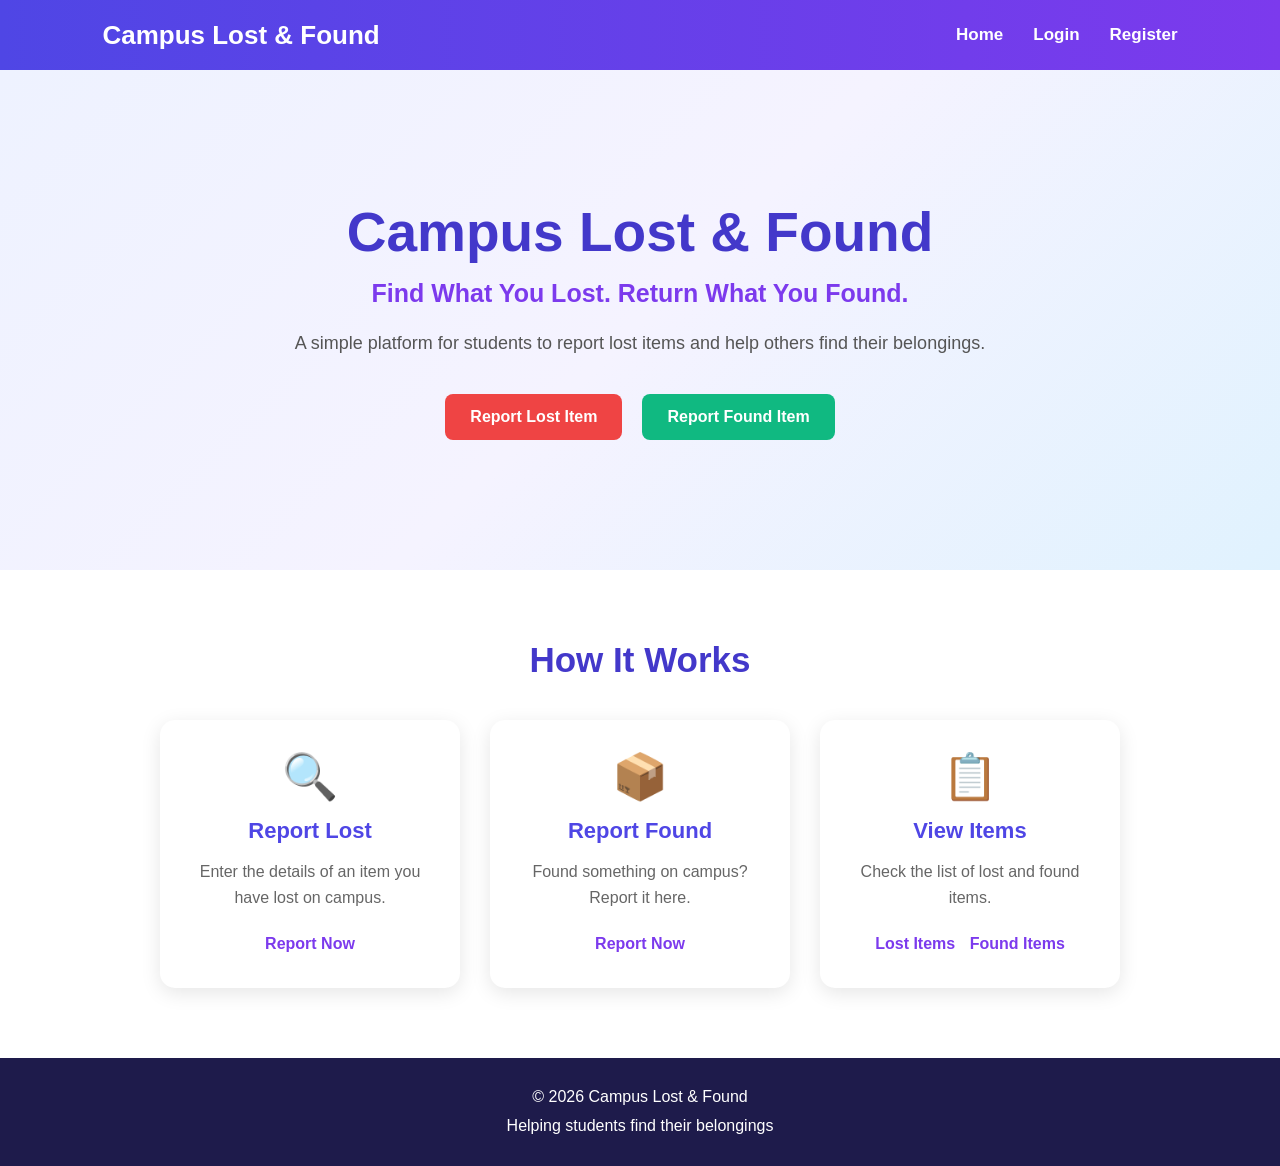
<file: FrontEnd/index.html>
<!DOCTYPE html>
<html lang="en">

<head>

    <meta charset="UTF-8">

    <meta name="viewport"
          content="width=device-width, initial-scale=1.0">

    <title>Campus Lost & Found</title>

    <link rel="stylesheet" href="style.css">

</head>

<body>

    <!-- Navigation Bar -->

    <nav class="navbar">

        <div class="logo">
            Campus Lost & Found
        </div>

        <div class="nav-links">

            <a href="index.html">Home</a>

            <a href="login.html">Login</a>

            <a href="register.html">Register</a>

        </div>

    </nav>


   

    <section class="hero">

        <div class="hero-content">

            <h1>
                Campus Lost & Found
            </h1>

            <h2>
                Find What You Lost. Return What You Found.
            </h2>

            <p>
                A simple platform for students to report
                lost items and help others find their belongings.
            </p>


            <div class="buttons">

                <a href="lost.html"
                   class="btn lost-btn">
                    Report Lost Item
                </a>

                <a href="found.html"
                   class="btn found-btn">
                    Report Found Item
                </a>

            </div>

        </div>

    </section>


    

    <section class="features">

        <h2>
            How It Works
        </h2>


        <div class="feature-container">


            <div class="feature-card">

                <div class="icon">
                    🔍
                </div>

                <h3>
                    Report Lost
                </h3>

                <p>
                    Enter the details of an item
                    you have lost on campus.
                </p>

                <a href="lost.html">
                    Report Now
                </a>

            </div>


            <div class="feature-card">

                <div class="icon">
                    📦
                </div>

                <h3>
                    Report Found
                </h3>

                <p>
                    Found something on campus?
                    Report it here.
                </p>

                <a href="found.html">
                    Report Now
                </a>

            </div>


            <div class="feature-card">

                <div class="icon">
                    📋
                </div>

                <h3>
                    View Items
                </h3>

                <p>
                    Check the list of lost and
                    found items.
                </p>

                <div>

                    <a href="lost-items.html">
                        Lost Items
                    </a>

                    <a href="found-items.html">
                        Found Items
                    </a>

                </div>

            </div>

        </div>

    </section>


    <!-- Footer -->

    <footer>

        <p>
            © 2026 Campus Lost & Found
        </p>

        <p>
            Helping students find their belongings
        </p>

    </footer>


</body>

</html>
</file>
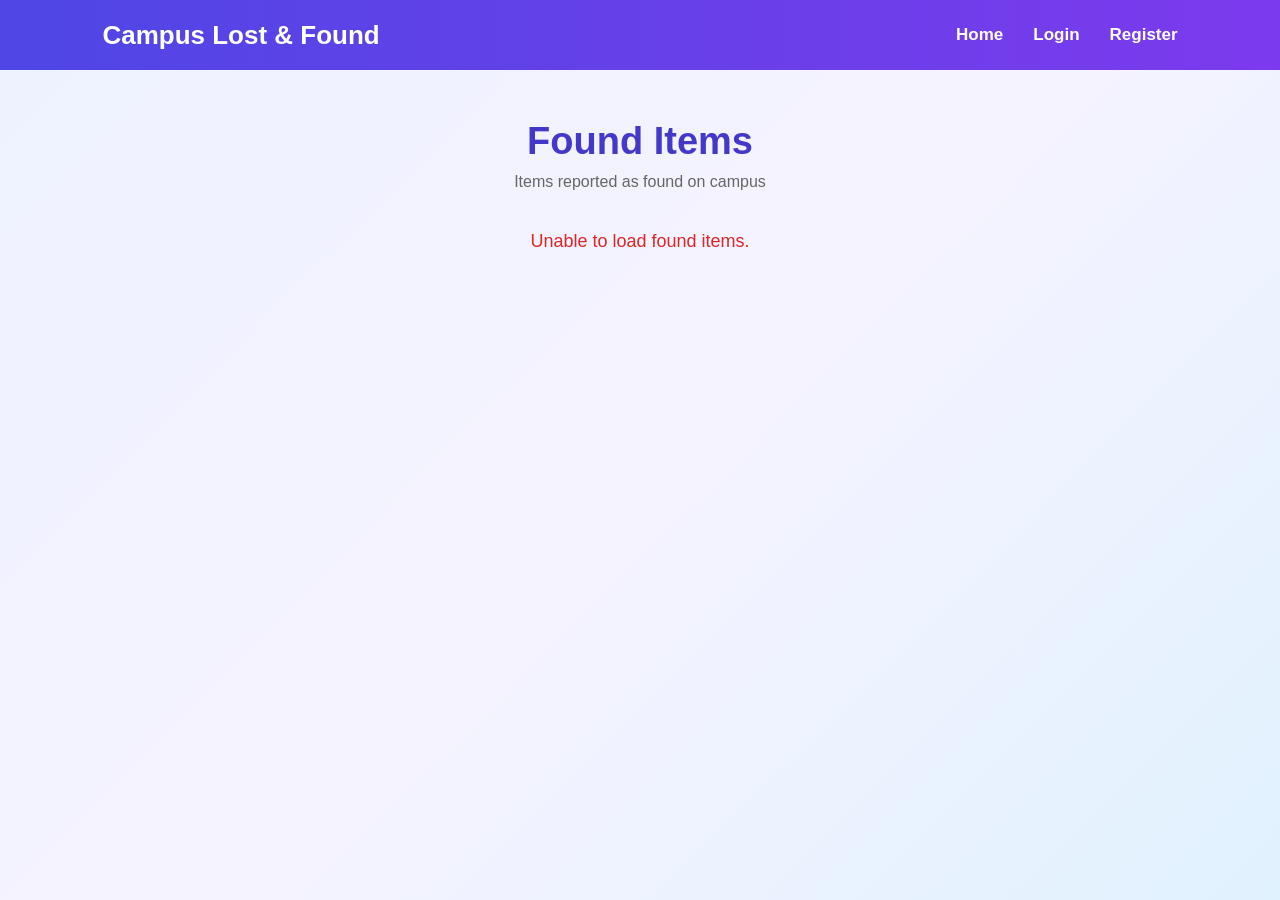
<file: FrontEnd/found-items.html>
<!DOCTYPE html>
<html lang="en">

<head>

    <meta charset="UTF-8">

    <meta name="viewport"
          content="width=device-width, initial-scale=1.0">

    <title>Found Items - Campus Lost & Found</title>

    <link rel="stylesheet" href="style.css">

</head>

<body>

    

    <nav class="navbar">

        <div class="logo">
            Campus Lost & Found
        </div>

        <div class="nav-links">

            <a href="index.html">Home</a>
            <a href="login.html">Login</a>
            <a href="register.html">Register</a>

        </div>

    </nav>


    

    <section class="items-section">

        <h1>Found Items</h1>

        <p class="items-subtitle">
            Items reported as found on campus
        </p>

        <div id="items" class="items-container">

            <p class="loading">
                Loading found items...
            </p>

        </div>

    </section>


    

    <script>

        fetch("http://localhost:8080/found-items-list")

        .then(response => response.json())

        .then(data => {

            let output = "";

            if (data.length === 0) {

                output =
                    "<p class='no-items'>No found items available.</p>";

            } else {

                data.forEach(item => {

                    output += `

                        <div class="item-card">

                            <div class="item-icon">
                                📦
                            </div>

                            <h2>
                                ${item.item_name}
                            </h2>

                            <p>
                                <strong>Description:</strong>
                                ${item.description}
                            </p>

                            <p>
                                <strong>Category:</strong>
                                ${item.category}
                            </p>

                            <p>
                                <strong>Location:</strong>
                                ${item.location}
                            </p>

                            <p>
                                <strong>Date Found:</strong>
                                ${item.date_found}
                            </p>

                            <p>
                                <strong>Contact:</strong>
                                ${item.contact}
                            </p>

                        </div>

                    `;

                });

            }

            document.getElementById("items")
                .innerHTML = output;

        })

        .catch(error => {

            console.log(error);

            document.getElementById("items")
                .innerHTML =
                "<p class='error'>Unable to load found items.</p>";

        });

    </script>

</body>

</html>
</file>
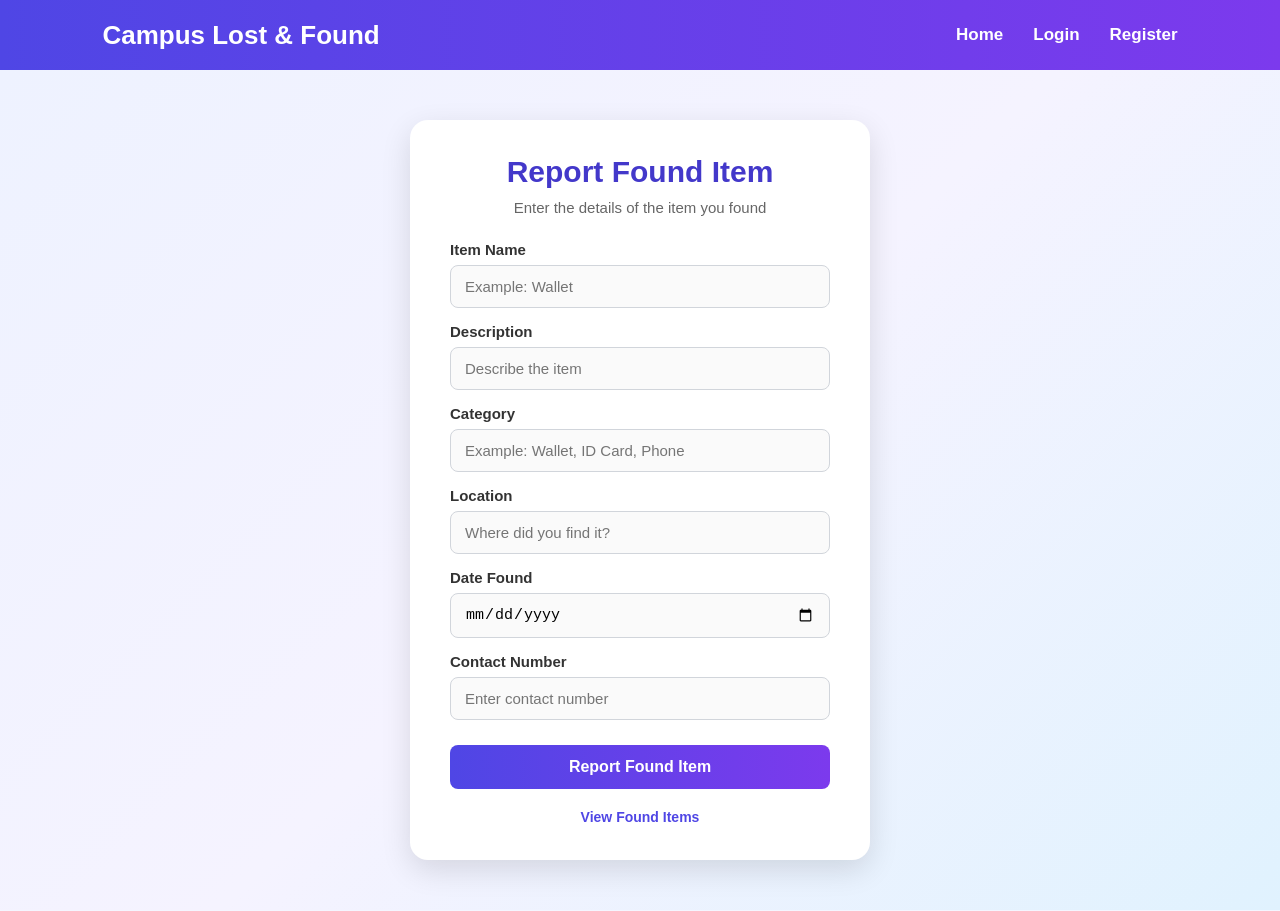
<file: FrontEnd/found.html>
<!DOCTYPE html>
<html lang="en">

<head>

    <meta charset="UTF-8">

    <meta name="viewport"
          content="width=device-width, initial-scale=1.0">

    <title>Report Found Item</title>

    <link rel="stylesheet" href="style.css">

</head>

<body>

  
    <nav class="navbar">

        <div class="logo">
            Campus Lost & Found
        </div>

        <div class="nav-links">

            <a href="index.html">Home</a>

            <a href="login.html">Login</a>

            <a href="register.html">Register</a>

        </div>

    </nav>


    

    <section class="form-section">

        <div class="form-container">

            <h1>Report Found Item</h1>

            <p class="form-subtitle">
                Enter the details of the item you found
            </p>


            <form id="foundForm">

                <label>Item Name</label>

                <input
                    type="text"
                    id="itemName"
                    placeholder="Example: Wallet"
                    required
                >


                <label>Description</label>

                <input
                    type="text"
                    id="description"
                    placeholder="Describe the item"
                    required
                >


                <label>Category</label>

                <input
                    type="text"
                    id="category"
                    placeholder="Example: Wallet, ID Card, Phone"
                    required
                >


                <label>Location</label>

                <input
                    type="text"
                    id="location"
                    placeholder="Where did you find it?"
                    required
                >


                <label>Date Found</label>

                <input
                    type="date"
                    id="dateFound"
                    required
                >


                <label>Contact Number</label>

                <input
                    type="text"
                    id="contact"
                    placeholder="Enter contact number"
                    required
                >


                <button type="submit">
                    Report Found Item
                </button>

            </form>


            <p id="message"></p>


            <p class="bottom-text">

                <a href="found-items.html">
                    View Found Items
                </a>

            </p>

        </div>

    </section>


    

    <script>

        document.getElementById("foundForm")
            .addEventListener("submit", function(event) {

                event.preventDefault();

                const itemName =
                    document.getElementById("itemName").value;

                const description =
                    document.getElementById("description").value;

                const category =
                    document.getElementById("category").value;

                const location =
                    document.getElementById("location").value;

                const dateFound =
                    document.getElementById("dateFound").value;

                const contact =
                    document.getElementById("contact").value;


                const data =
                    itemName + "," +
                    description + "," +
                    category + "," +
                    location + "," +
                    dateFound + "," +
                    contact;


                fetch("http://localhost:8080/found-items", {

                    method: "POST",

                    body: data

                })

                .then(response => response.text())

                .then(result => {

                    document.getElementById("message")
                        .innerText = result;

                })

                .catch(error => {

                    document.getElementById("message")
                        .innerText =
                        "Failed to add found item.";

                    console.log(error);

                });

            });

    </script>

</body>

</html>
</file>
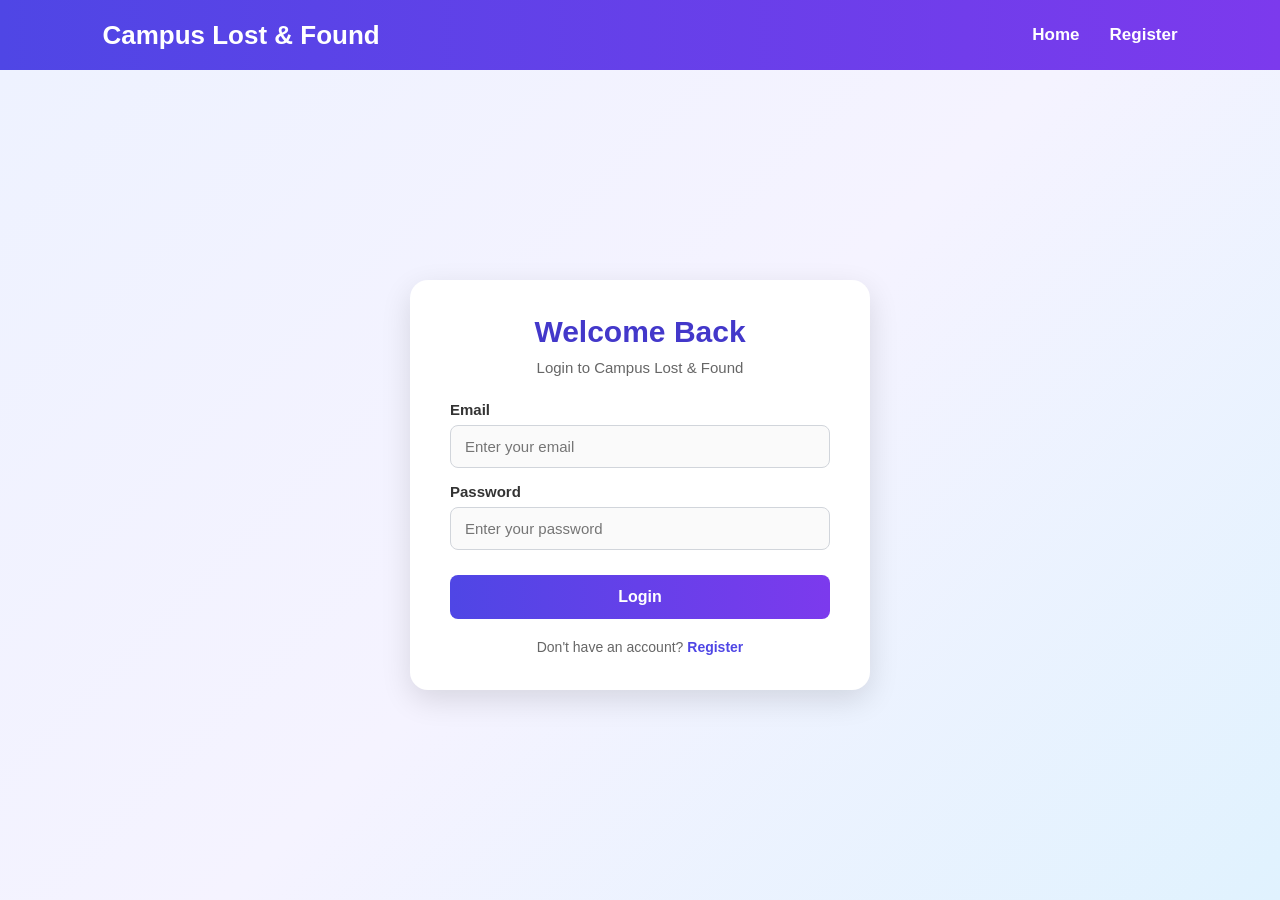
<file: FrontEnd/login.html>
<!DOCTYPE html>
<html lang="en">

<head>

    <meta charset="UTF-8">

    <meta name="viewport"
          content="width=device-width, initial-scale=1.0">

    <title>Login - Campus Lost & Found</title>

    <link rel="stylesheet" href="style.css">

</head>

<body>

    

    <nav class="navbar">

        <div class="logo">
            Campus Lost & Found
        </div>

        <div class="nav-links">

            <a href="index.html">Home</a>

            <a href="register.html">Register</a>

        </div>

    </nav>


    <section class="form-section">

        <div class="form-container">

            <h1>Welcome Back</h1>

            <p class="form-subtitle">
                Login to Campus Lost & Found
            </p>


            <form onsubmit="loginUser(event)">

                <label>Email</label>

                <input
                    type="email"
                    id="email"
                    placeholder="Enter your email"
                    required
                >


                <label>Password</label>

                <input
                    type="password"
                    id="password"
                    placeholder="Enter your password"
                    required
                >


                <button type="submit">
                    Login
                </button>

            </form>


            <p id="message"></p>


            <p class="bottom-text">

                Don't have an account?

                <a href="register.html">
                    Register
                </a>

            </p>

        </div>

    </section>


    <script src="script.js"></script>

</body>

</html>
</file>
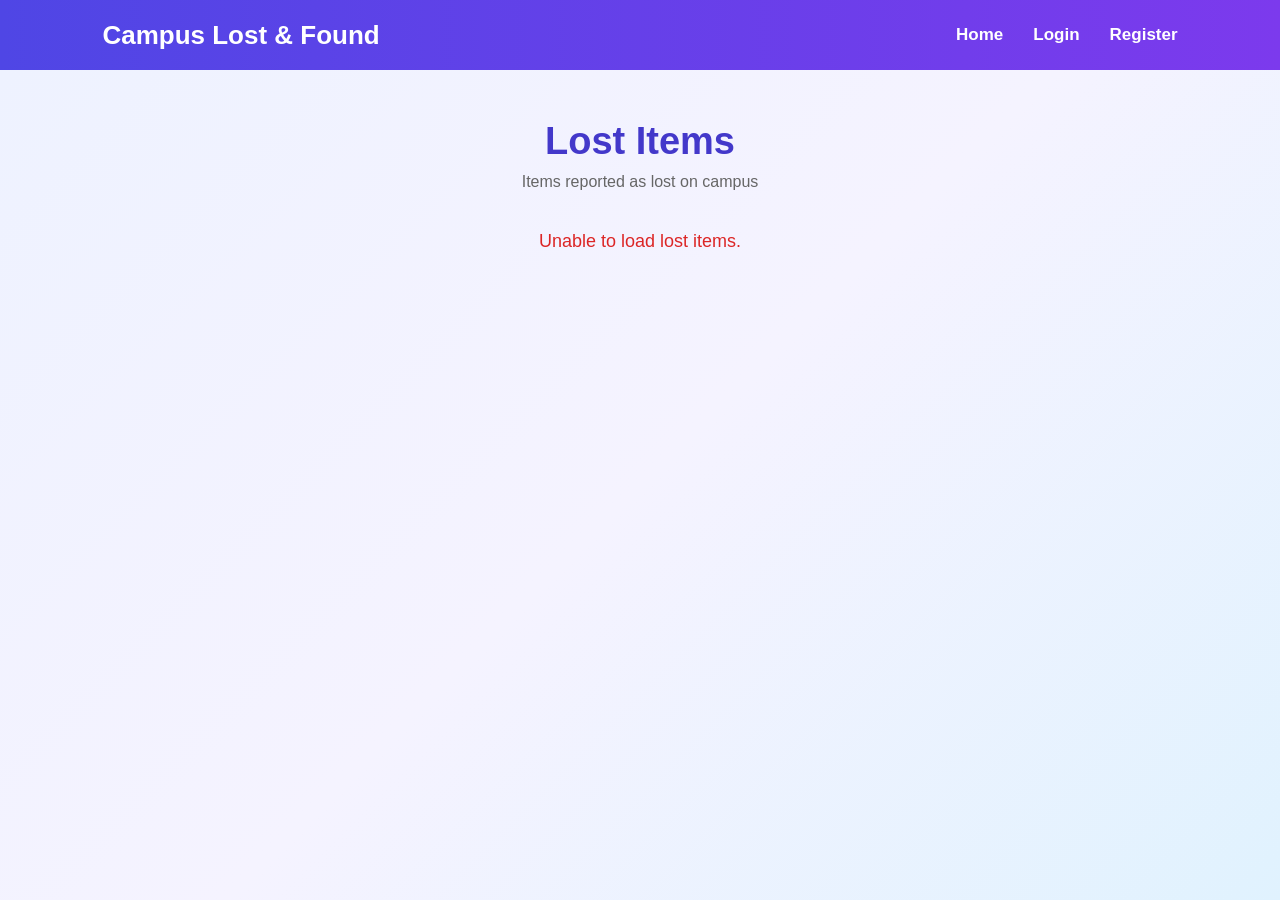
<file: FrontEnd/lost-items.html>
<!DOCTYPE html>
<html lang="en">

<head>

    <meta charset="UTF-8">

    <meta name="viewport"
          content="width=device-width, initial-scale=1.0">

    <title>Lost Items - Campus Lost & Found</title>

    <link rel="stylesheet" href="style.css">

</head>

<body>

    <!-- Navigation -->

    <nav class="navbar">

        <div class="logo">
            Campus Lost & Found
        </div>

        <div class="nav-links">

            <a href="index.html">Home</a>
            <a href="login.html">Login</a>
            <a href="register.html">Register</a>

        </div>

    </nav>


    <!-- Lost Items -->

    <section class="items-section">

        <h1>Lost Items</h1>

        <p class="items-subtitle">
            Items reported as lost on campus
        </p>

        <div id="items" class="items-container">

            <p class="loading">
                Loading lost items...
            </p>

        </div>

    </section>


    <!-- JavaScript -->

    <script>

        fetch("http://localhost:8080/lost-items-list")

        .then(response => response.json())

        .then(data => {

            let output = "";

            if (data.length === 0) {

                output =
                    "<p class='no-items'>No lost items found.</p>";

            } else {

                data.forEach(item => {

                    output += `

                        <div class="item-card">

                            <div class="item-icon">
                                🔍
                            </div>

                            <h2>
                                ${item.item_name}
                            </h2>

                            <p>
                                <strong>Description:</strong>
                                ${item.description}
                            </p>

                            <p>
                                <strong>Category:</strong>
                                ${item.category}
                            </p>

                            <p>
                                <strong>Location:</strong>
                                ${item.location}
                            </p>

                            <p>
                                <strong>Date Lost:</strong>
                                ${item.date_lost}
                            </p>

                            <p>
                                <strong>Contact:</strong>
                                ${item.contact}
                            </p>

                        </div>

                    `;

                });

            }

            document.getElementById("items")
                .innerHTML = output;

        })

        .catch(error => {

            console.log(error);

            document.getElementById("items")
                .innerHTML =
                "<p class='error'>Unable to load lost items.</p>";

        });

    </script>

</body>

</html>
</file>
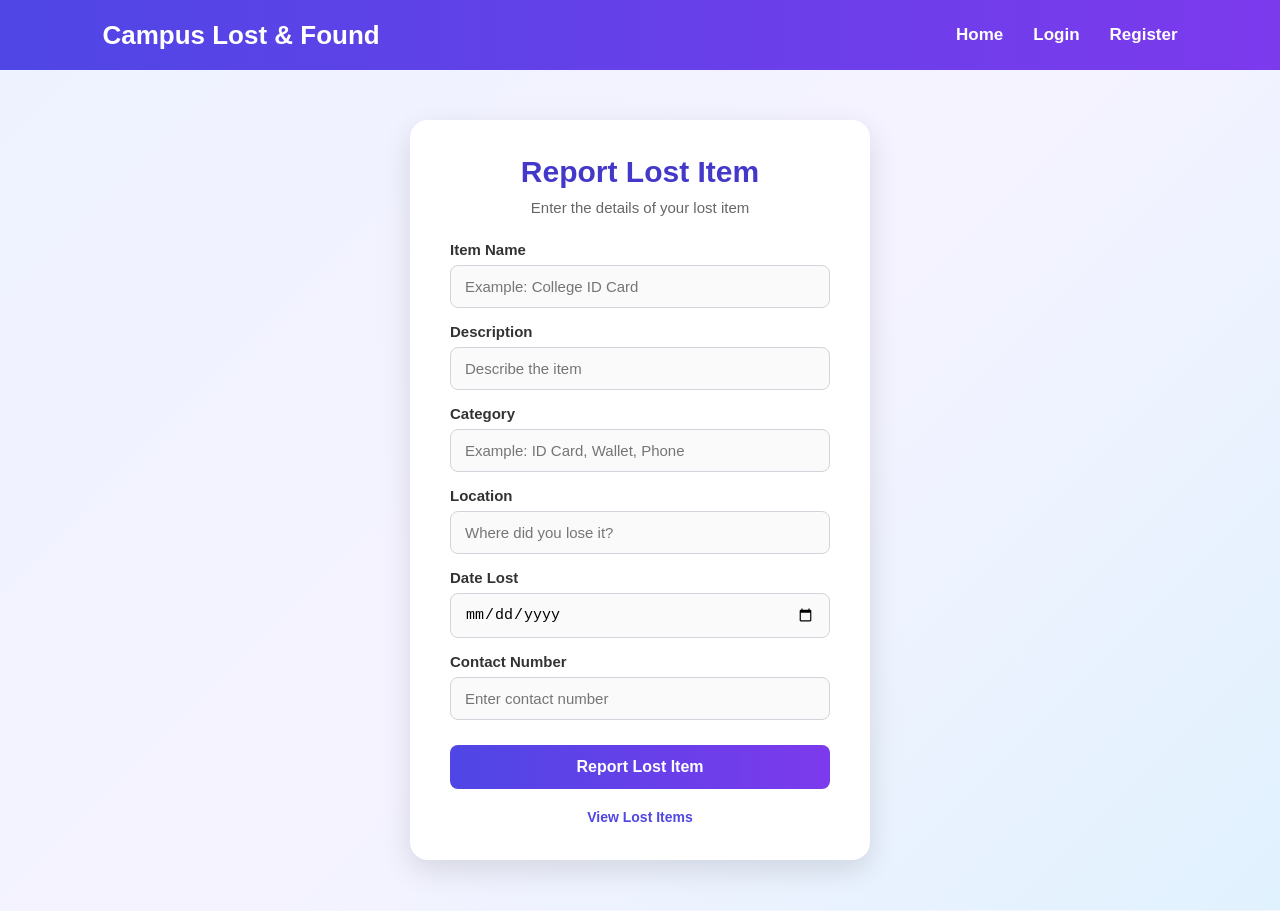
<file: FrontEnd/lost.html>
<!DOCTYPE html>
<html lang="en">

<head>

    <meta charset="UTF-8">

    <meta name="viewport"
          content="width=device-width, initial-scale=1.0">

    <title>Report Lost Item</title>

    <link rel="stylesheet" href="style.css">

</head>

<body>

    <!-- Navigation -->

    <nav class="navbar">

        <div class="logo">
            Campus Lost & Found
        </div>

        <div class="nav-links">

            <a href="index.html">Home</a>

            <a href="login.html">Login</a>

            <a href="register.html">Register</a>

        </div>

    </nav>


    <!-- Lost Item Form -->

    <section class="form-section">

        <div class="form-container">

            <h1>Report Lost Item</h1>

            <p class="form-subtitle">
                Enter the details of your lost item
            </p>


            <form id="lostForm">

                <label>Item Name</label>

                <input
                    type="text"
                    id="itemName"
                    placeholder="Example: College ID Card"
                    required
                >


                <label>Description</label>

                <input
                    type="text"
                    id="description"
                    placeholder="Describe the item"
                    required
                >


                <label>Category</label>

                <input
                    type="text"
                    id="category"
                    placeholder="Example: ID Card, Wallet, Phone"
                    required
                >


                <label>Location</label>

                <input
                    type="text"
                    id="location"
                    placeholder="Where did you lose it?"
                    required
                >


                <label>Date Lost</label>

                <input
                    type="date"
                    id="dateLost"
                    required
                >


                <label>Contact Number</label>

                <input
                    type="text"
                    id="contact"
                    placeholder="Enter contact number"
                    required
                >


                <button type="submit">
                    Report Lost Item
                </button>

            </form>


            <p id="message"></p>


            <p class="bottom-text">

                <a href="lost-items.html">
                    View Lost Items
                </a>

            </p>

        </div>

    </section>


    <!-- JavaScript -->

    <script>

        document.getElementById("lostForm")
            .addEventListener("submit", function(event) {

                event.preventDefault();

                const itemName =
                    document.getElementById("itemName").value;

                const description =
                    document.getElementById("description").value;

                const category =
                    document.getElementById("category").value;

                const location =
                    document.getElementById("location").value;

                const dateLost =
                    document.getElementById("dateLost").value;

                const contact =
                    document.getElementById("contact").value;


                const data =
                    itemName + "," +
                    description + "," +
                    category + "," +
                    location + "," +
                    dateLost + "," +
                    contact;


                fetch("http://localhost:8080/lost-items", {

                    method: "POST",

                    body: data

                })

                .then(response => response.text())

                .then(result => {

                    document.getElementById("message")
                        .innerText = result;

                })

                .catch(error => {

                    document.getElementById("message")
                        .innerText =
                        "Failed to add lost item.";

                    console.log(error);

                });

            });

    </script>

</body>

</html>
</file>
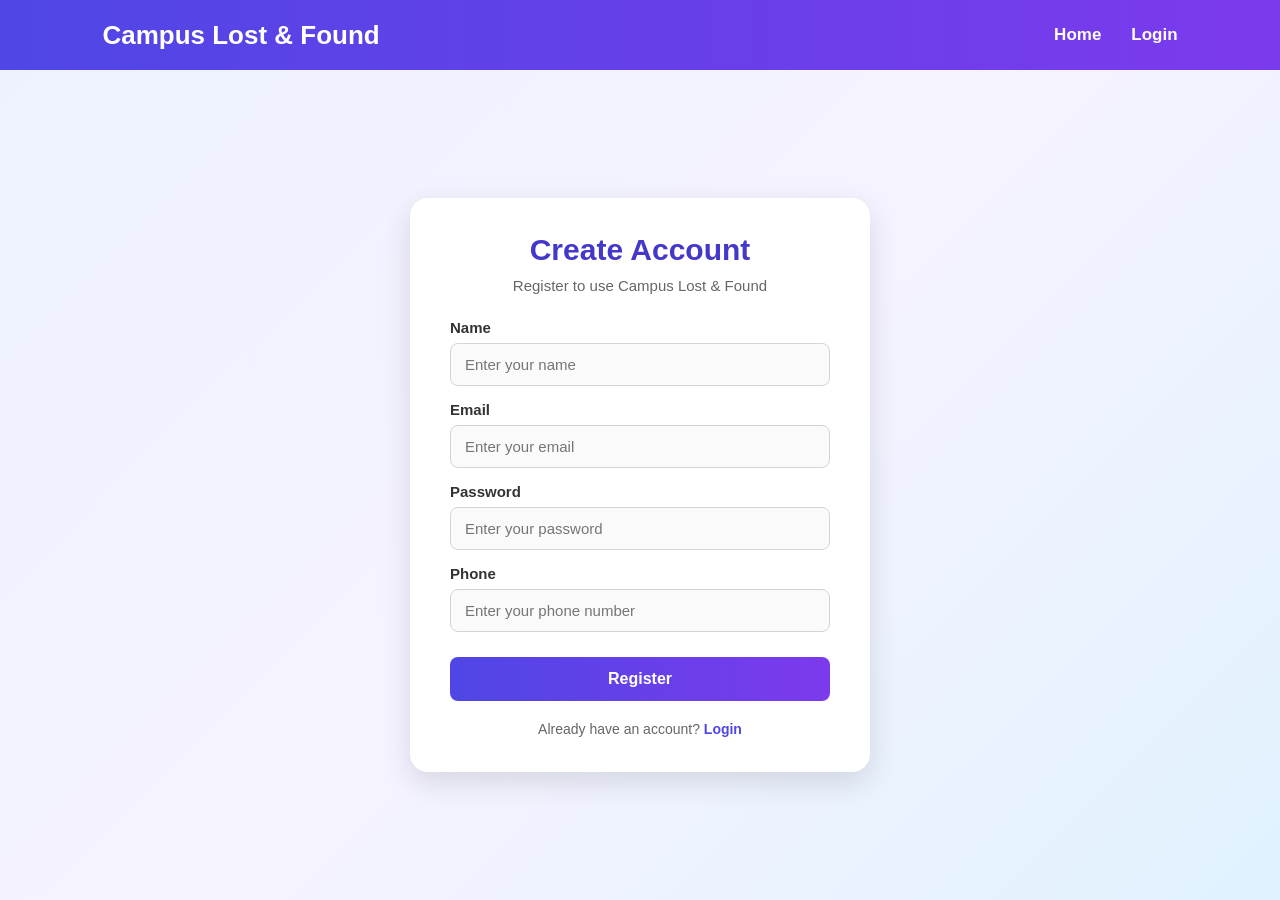
<file: FrontEnd/register.html>
<!DOCTYPE html>
<html lang="en">

<head>

    <meta charset="UTF-8">
    <meta name="viewport" content="width=device-width, initial-scale=1.0">

    <title>Register - Campus Lost & Found</title>

    <link rel="stylesheet" href="style.css">

</head>

<body>

    <nav class="navbar">

        <div class="logo">
            Campus Lost & Found
        </div>

        <div class="nav-links">

            <a href="index.html">Home</a>
            <a href="login.html">Login</a>

        </div>

    </nav>


    <section class="form-section">

        <div class="form-container">

            <h1>Create Account</h1>

            <p class="form-subtitle">
                Register to use Campus Lost & Found
            </p>


            <form onsubmit="registerUser(event)">

                <label>Name</label>

                <input
                    type="text"
                    id="name"
                    placeholder="Enter your name"
                    required
                >


                <label>Email</label>

                <input
                    type="email"
                    id="email"
                    placeholder="Enter your email"
                    required
                >


                <label>Password</label>

                <input
                    type="password"
                    id="password"
                    placeholder="Enter your password"
                    required
                >


                <label>Phone</label>

                <input
                    type="text"
                    id="phone"
                    placeholder="Enter your phone number"
                    required
                >


                <button type="submit">
                    Register
                </button>

            </form>


            <p id="message"></p>


            <p class="bottom-text">

                Already have an account?

                <a href="login.html">
                    Login
                </a>

            </p>

        </div>

    </section>


    <script src="script.js"></script>

</body>

</html>
</file>
<file: FrontEnd/style.css>
/* =========================
   RESET
========================= */

* {
    margin: 0;
    padding: 0;
    box-sizing: border-box;
}

body {
    font-family: Arial, Helvetica, sans-serif;
    background: #f4f6ff;
    color: #222;
}


/* =========================
   NAVBAR
========================= */

.navbar {
    width: 100%;
    height: 70px;

    display: flex;
    justify-content: space-between;
    align-items: center;

    padding: 0 8%;

    background: linear-gradient(
        90deg,
        #4f46e5,
        #7c3aed
    );

    color: white;
}

.logo {
    font-size: 26px;
    font-weight: bold;
}

.nav-links {
    display: flex;
    align-items: center;
    gap: 30px;
}

.nav-links a {
    color: white;
    text-decoration: none;
    font-size: 17px;
    font-weight: bold;
}

.nav-links a:hover {
    color: #ddd6fe;
}


/* =========================
   HOME PAGE
========================= */

.hero {
    min-height: 500px;

    display: flex;
    justify-content: center;
    align-items: center;

    text-align: center;

    padding: 60px 20px;

    background: linear-gradient(
        135deg,
        #eef2ff,
        #f5f3ff,
        #e0f2fe
    );
}

.hero-content {
    max-width: 800px;
}

.hero h1 {
    font-size: 55px;
    color: #4338ca;
    margin-bottom: 15px;
}

.hero h2 {
    font-size: 25px;
    color: #7c3aed;
    margin-bottom: 20px;
}

.hero p {
    font-size: 18px;
    line-height: 1.7;
    color: #555;
    margin-bottom: 35px;
}


/* =========================
   HOME BUTTONS
========================= */

.buttons {
    display: flex;
    justify-content: center;
    gap: 20px;
}

.btn {
    padding: 14px 25px;

    border-radius: 8px;

    text-decoration: none;

    color: white;

    font-weight: bold;

    transition: 0.3s;
}

.lost-btn {
    background: #ef4444;
}

.found-btn {
    background: #10b981;
}

.btn:hover {
    transform: translateY(-3px);
}


/* =========================
   FEATURES
========================= */

.features {
    padding: 70px 8%;

    text-align: center;

    background: white;
}

.features > h2 {
    font-size: 35px;

    color: #4338ca;

    margin-bottom: 40px;
}

.feature-container {
    display: flex;

    justify-content: center;

    gap: 30px;

    flex-wrap: wrap;
}


/* =========================
   FEATURE CARD
========================= */

.feature-card {
    width: 300px;

    padding: 30px;

    border-radius: 15px;

    background: white;

    box-shadow:
        0 5px 20px rgba(0, 0, 0, 0.1);

    transition: 0.3s;
}

.feature-card:hover {
    transform: translateY(-8px);
}

.icon {
    font-size: 45px;

    margin-bottom: 15px;
}

.feature-card h3 {
    font-size: 22px;

    color: #4f46e5;

    margin-bottom: 15px;
}

.feature-card p {
    color: #666;

    line-height: 1.6;

    margin-bottom: 20px;
}

.feature-card a {
    display: inline-block;

    margin: 5px;

    color: #7c3aed;

    text-decoration: none;

    font-weight: bold;
}

.feature-card a:hover {
    text-decoration: underline;
}


/* =========================
   FORM PAGES
   LOGIN
   REGISTER
   LOST
   FOUND
========================= */

.form-section {
    min-height: calc(100vh - 70px);

    display: flex;

    justify-content: center;

    align-items: center;

    padding: 50px 20px;

    background: linear-gradient(
        135deg,
        #eef2ff,
        #f5f3ff,
        #e0f2fe
    );
}

.form-container {
    width: 460px;

    padding: 35px 40px;

    background: white;

    border-radius: 18px;

    box-shadow:
        0 10px 30px rgba(0, 0, 0, 0.12);
}

.form-container h1 {
    text-align: center;

    font-size: 30px;

    color: #4338ca;

    margin-bottom: 10px;
}

.form-subtitle {
    text-align: center;

    color: #666;

    font-size: 15px;

    margin-bottom: 25px;
}


/* =========================
   FORM LABEL
========================= */

.form-container label {
    display: block;

    margin-top: 15px;

    margin-bottom: 7px;

    font-size: 15px;

    font-weight: bold;

    color: #333;
}


/* =========================
   FORM INPUT
========================= */

.form-container input,
.form-container textarea,
.form-container select {
    width: 100%;

    padding: 12px 14px;

    border: 1px solid #d1d5db;

    border-radius: 8px;

    font-size: 15px;

    background: #fafafa;

    transition: 0.2s;
}

.form-container input:focus,
.form-container textarea:focus,
.form-container select:focus {
    outline: none;

    border-color: #6366f1;

    background: white;

    box-shadow:
        0 0 0 3px rgba(99, 102, 241, 0.12);
}


/* =========================
   FORM BUTTON
========================= */

.form-container button {
    width: 100%;

    margin-top: 25px;

    padding: 13px;

    border: none;

    border-radius: 8px;

    background: linear-gradient(
        90deg,
        #4f46e5,
        #7c3aed
    );

    color: white;

    font-size: 16px;

    font-weight: bold;

    cursor: pointer;

    transition: 0.3s;
}

.form-container button:hover {
    transform: translateY(-2px);

    box-shadow:
        0 5px 15px rgba(79, 70, 229, 0.3);
}


/* =========================
   MESSAGE
========================= */

#message {
    text-align: center;

    margin-top: 15px;

    font-weight: bold;

    color: #16a34a;
}


/* =========================
   BOTTOM TEXT
========================= */

.bottom-text {
    text-align: center;

    margin-top: 20px;

    color: #666;

    font-size: 14px;
}

.bottom-text a {
    color: #4f46e5;

    font-weight: bold;

    text-decoration: none;
}

.bottom-text a:hover {
    text-decoration: underline;
}


/* =========================
   LOST / FOUND ITEMS PAGE
========================= */

.items-section {
    min-height: calc(100vh - 70px);

    padding: 50px 8%;

    text-align: center;

    background: linear-gradient(
        135deg,
        #eef2ff,
        #f5f3ff,
        #e0f2fe
    );
}

.items-section > h1 {
    font-size: 38px;

    color: #4338ca;

    margin-bottom: 10px;
}

.items-subtitle {
    color: #666;

    margin-bottom: 40px;

    font-size: 16px;
}


/* =========================
   ITEMS CONTAINER
========================= */

.items-container {
    display: grid;

    grid-template-columns:
        repeat(auto-fit, minmax(280px, 1fr));

    gap: 25px;

    max-width: 1100px;

    margin: auto;

    text-align: left;
}


/* =========================
   ITEM CARD
========================= */

.item-card {
    background: white;

    padding: 25px;

    border-radius: 15px;

    box-shadow:
        0 8px 25px rgba(0, 0, 0, 0.10);

    border-top: 5px solid #6366f1;

    transition: 0.3s;
}

.item-card:hover {
    transform: translateY(-5px);

    box-shadow:
        0 12px 30px rgba(0, 0, 0, 0.15);
}

.item-icon {
    font-size: 40px;

    margin-bottom: 10px;
}

.item-card h2 {
    color: #4338ca;

    font-size: 22px;

    margin-bottom: 18px;
}

.item-card p {
    color: #555;

    font-size: 15px;

    line-height: 1.6;

    margin-bottom: 8px;
}

.item-card strong {
    color: #333;
}


/* =========================
   LOADING / ERROR
========================= */

.loading {
    text-align: center;

    color: #666;

    font-size: 18px;

    grid-column: 1 / -1;
}

.no-items {
    text-align: center;

    color: #666;

    font-size: 18px;

    grid-column: 1 / -1;
}

.error {
    text-align: center;

    color: #dc2626;

    font-size: 18px;

    grid-column: 1 / -1;
}


/* =========================
   FOOTER
========================= */

footer {
    text-align: center;

    padding: 25px;

    background: #1e1b4b;

    color: white;

    line-height: 1.8;
}


/* =========================
   MOBILE
========================= */

@media (max-width: 700px) {

    .navbar {
        padding: 0 20px;
    }

    .logo {
        font-size: 20px;
    }

    .nav-links {
        gap: 12px;
    }

    .nav-links a {
        font-size: 14px;
    }

    .hero h1 {
        font-size: 38px;
    }

    .hero h2 {
        font-size: 20px;
    }

    .buttons {
        flex-direction: column;

        align-items: center;
    }

    .btn {
        width: 220px;

        text-align: center;
    }

    .form-container {
        width: 100%;

        max-width: 460px;

        padding: 30px 25px;
    }

    .items-section {
        padding: 40px 20px;
    }

    .items-section > h1 {
        font-size: 32px;
    }
}
</file>
